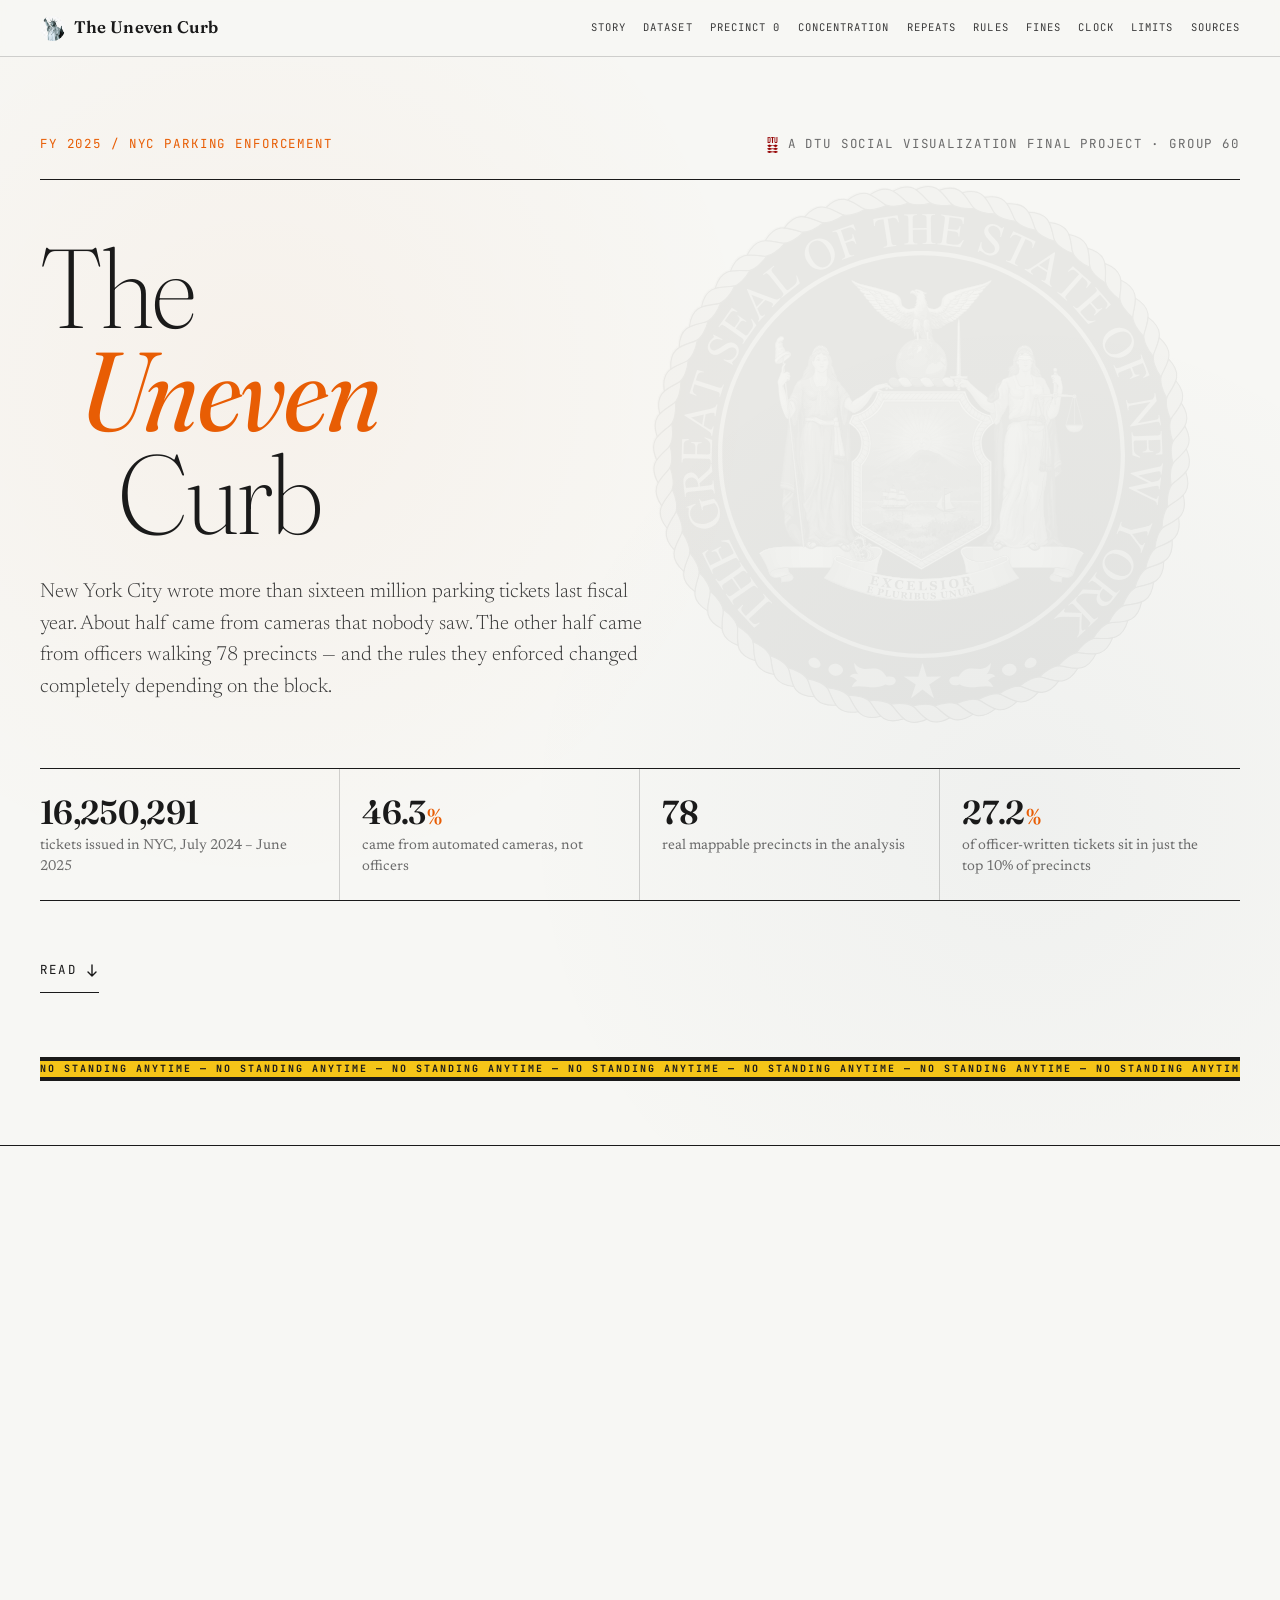
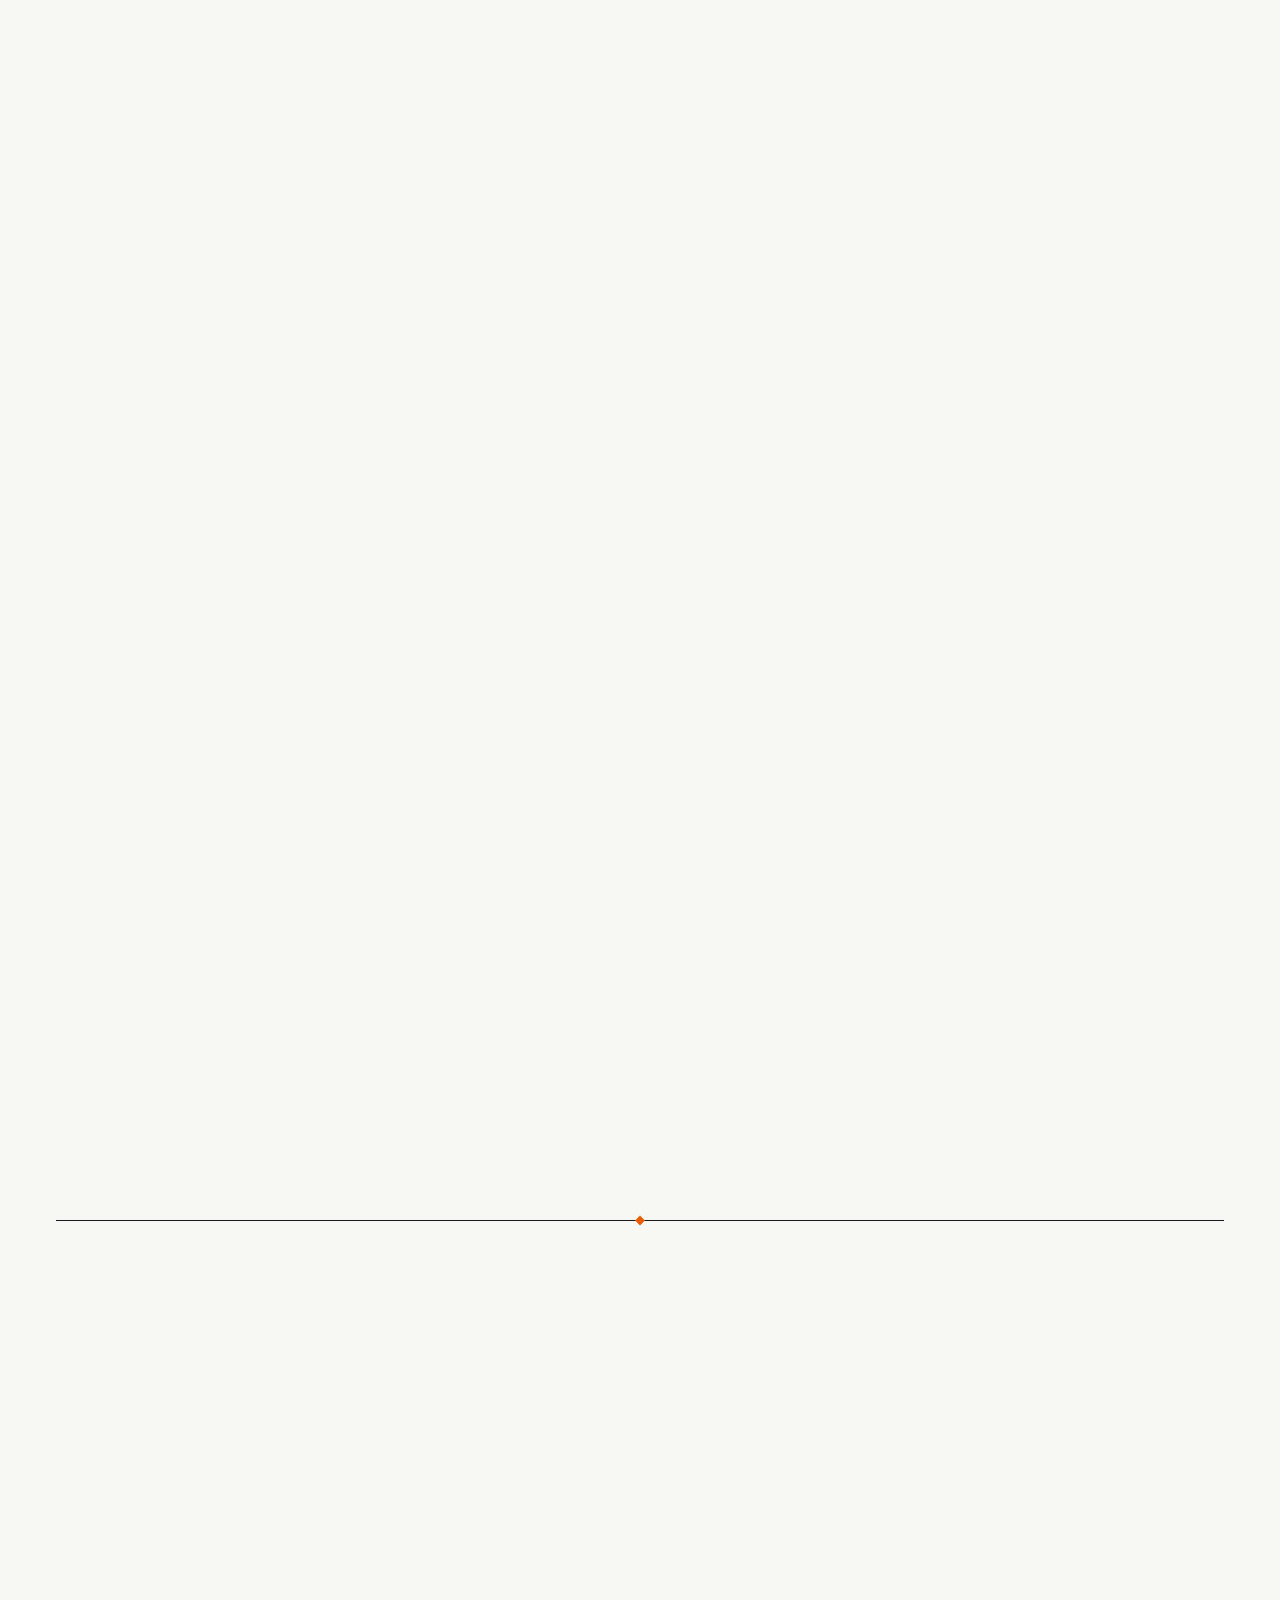
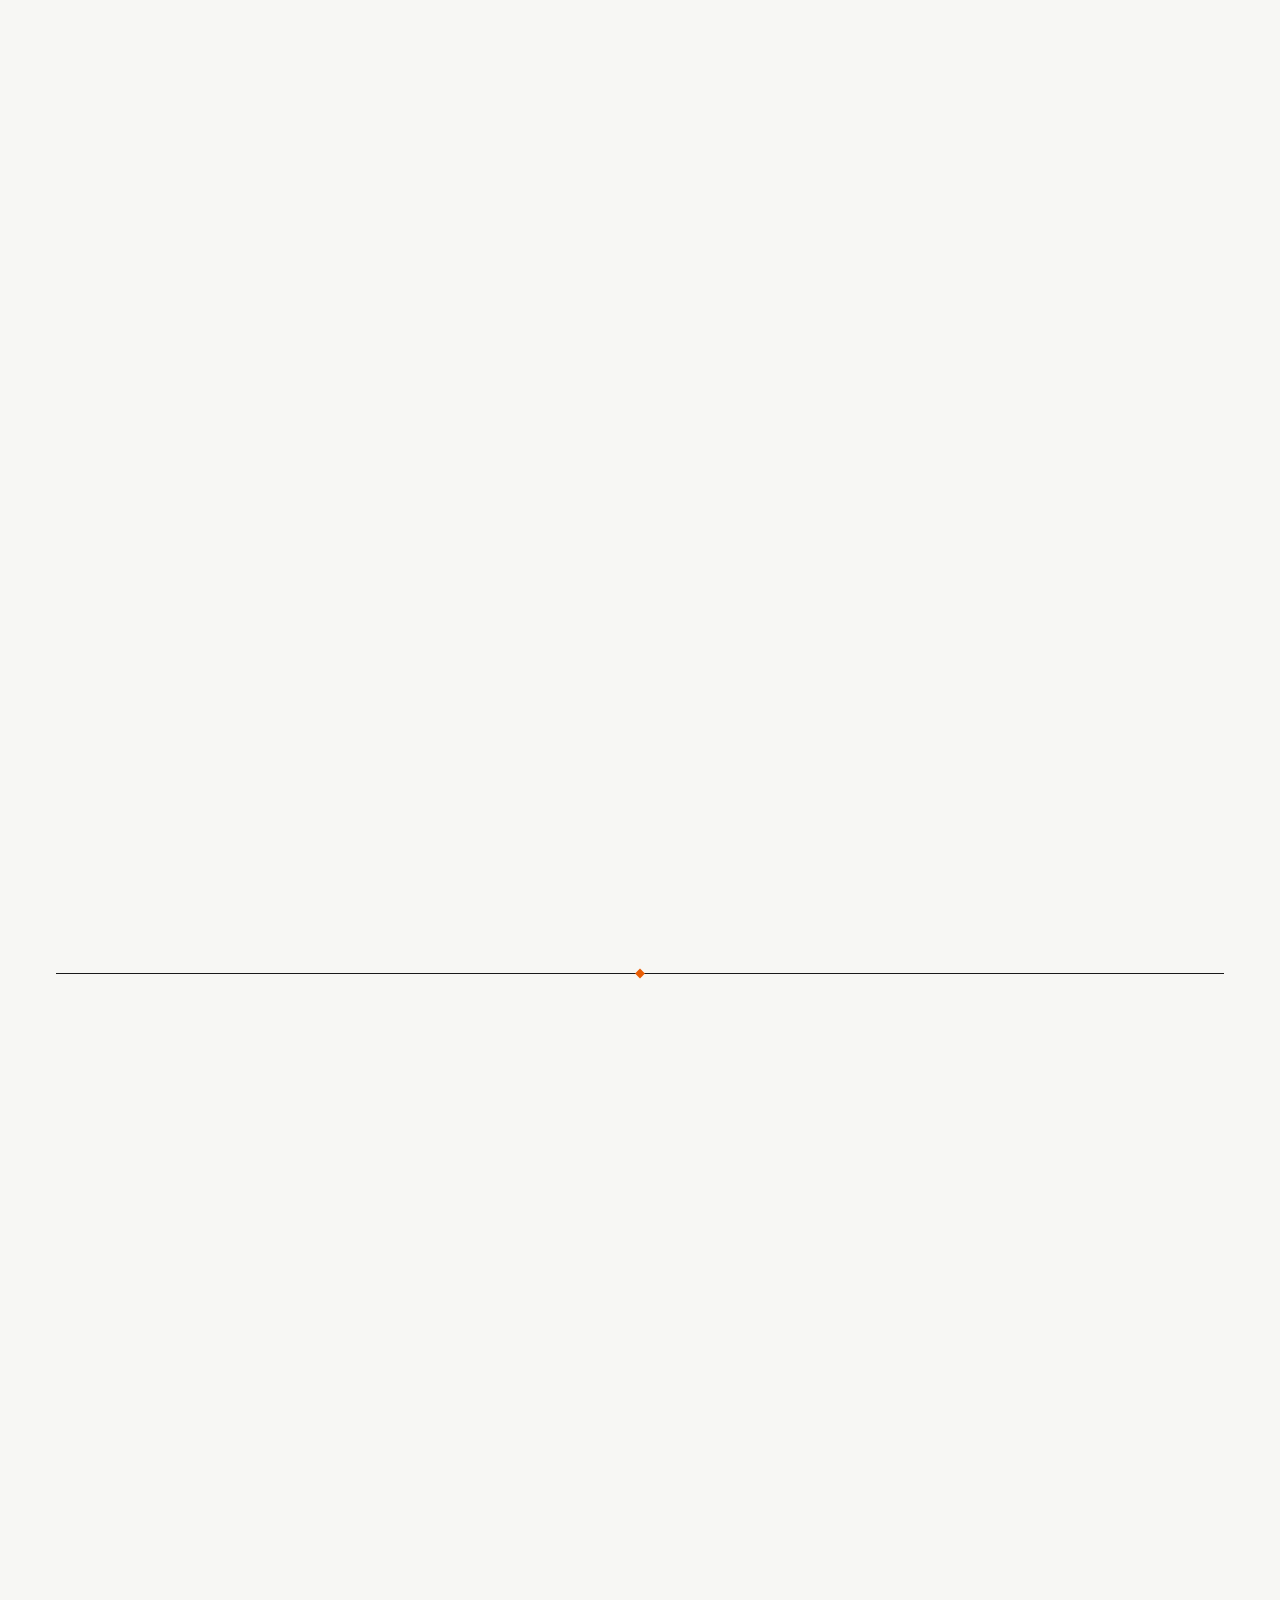
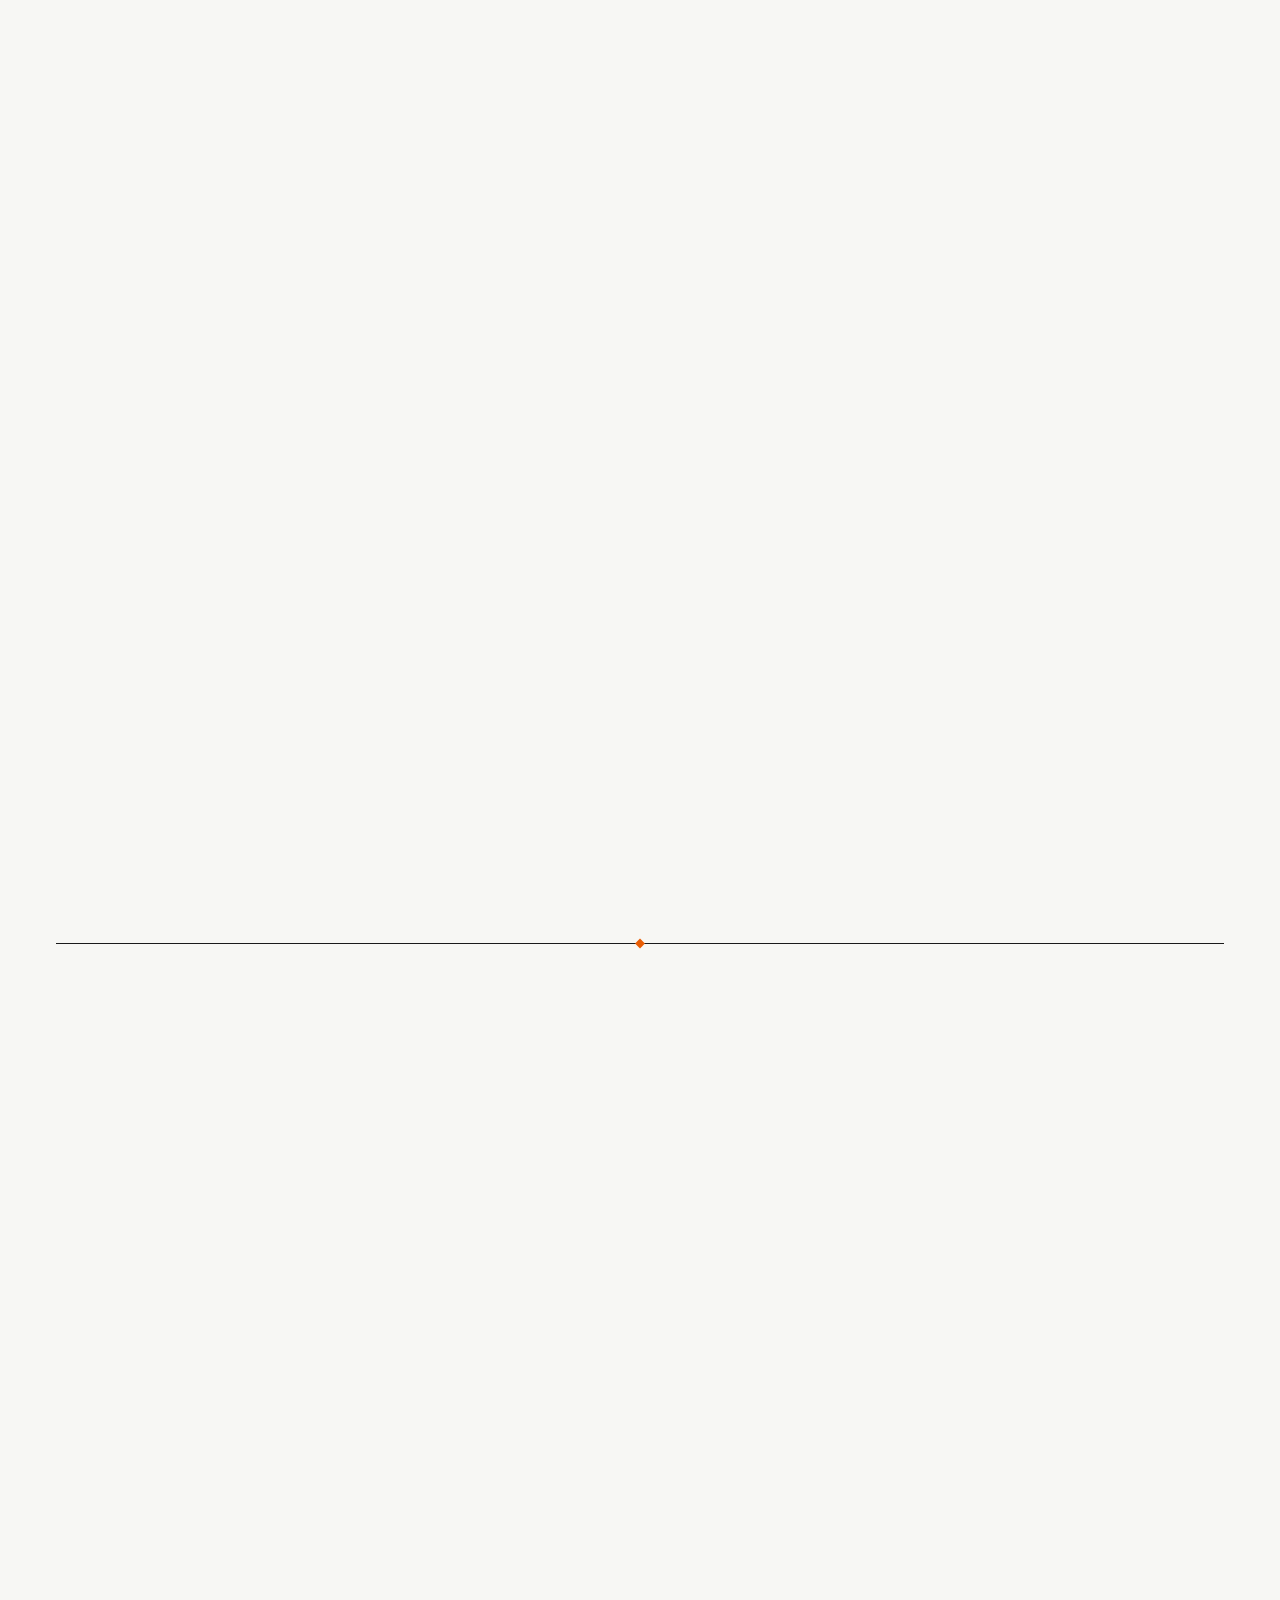
<file: index.html>
<!doctype html>
<html lang="en">
  <head>
    <meta charset="utf-8" />
    <meta name="viewport" content="width=device-width, initial-scale=1" />
    <meta http-equiv="refresh" content="0; url=site/" />
    <title>The Uneven Curb</title>
    <link rel="canonical" href="site/" />
  </head>
  <body>
    <p><a href="site/">Open The Uneven Curb website</a></p>
  </body>
</html>
</file>
